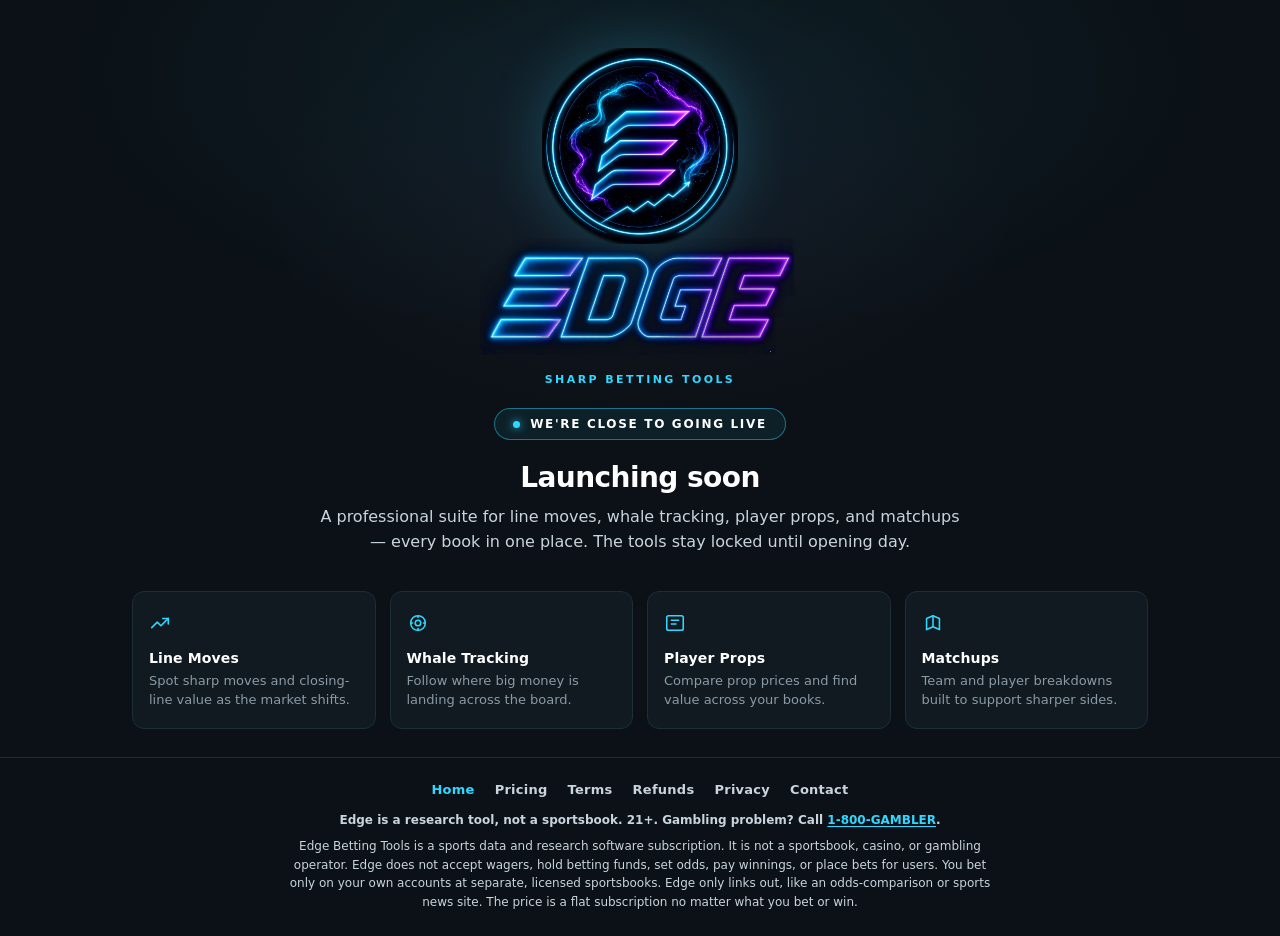
<file: index.html>
<!DOCTYPE html>
<html lang="en">
<head>
  <meta charset="utf-8">
  <meta name="viewport" content="width=device-width, initial-scale=1">
  <title>EDGE — Launching Soon</title>
  <meta name="description" content="Edge Betting Tools is a sports data and research software subscription. It is not a sportsbook, casino, or gambling operator. Launching soon.">
  <meta name="theme-color" content="#0b1116">
  <link rel="icon" type="image/png" href="assets/favicon.png">
  <link rel="icon" href="assets/favicon.ico">
  <style>
    :root {
      --bg: #0b1116;
      --bg-2: #0e141a;
      --card: #111a21;
      --border: #1f2d37;
      --cyan: #2fd8ff;
      --violet: #b388ff;
      --white: #ffffff;
      --muted: #8a9aa6;
      --soft: #c9d4dc;
    }

    * { box-sizing: border-box; margin: 0; padding: 0; }

    html, body {
      background: var(--bg);
      color: var(--white);
      font-family: Inter, "Noto Sans", "Segoe UI", system-ui, sans-serif;
      -webkit-font-smoothing: antialiased;
      text-rendering: optimizeLegibility;
    }

    body {
      min-height: 100vh;
      display: flex;
      flex-direction: column;
      background:
        radial-gradient(ellipse 80% 50% at 50% 8%, rgba(47, 216, 255, 0.07), transparent 58%),
        radial-gradient(ellipse 50% 40% at 50% 22%, rgba(179, 136, 255, 0.05), transparent 60%),
        var(--bg);
    }

    .page {
      flex: 1;
      width: 100%;
      max-width: 1080px;
      margin: 0 auto;
      padding: 48px 32px 28px;
      display: flex;
      flex-direction: column;
      align-items: center;
      justify-content: center;
      text-align: center;
    }

    .logo-lockup {
      display: flex;
      flex-direction: column;
      align-items: center;
    }

    .logo-e {
      width: 196px;
      height: 196px;
      display: block;
      filter: drop-shadow(0 0 28px rgba(47, 216, 255, 0.22));
    }

    .logo-wordmark {
      width: 320px;
      max-width: 78vw;
      height: auto;
      margin-top: -6px;
      display: block;
    }

    .eyebrow {
      margin-top: 18px;
      font-size: 11px;
      font-weight: 700;
      letter-spacing: 0.22em;
      text-transform: uppercase;
      color: var(--cyan);
    }

    .banner {
      margin-top: 22px;
      display: inline-flex;
      align-items: center;
      gap: 10px;
      padding: 8px 18px;
      border-radius: 999px;
      border: 1px solid rgba(47, 216, 255, 0.45);
      background: rgba(47, 216, 255, 0.08);
      color: var(--white);
      font-size: 12px;
      font-weight: 700;
      letter-spacing: 0.14em;
      text-transform: uppercase;
    }

    .banner-dot {
      width: 7px;
      height: 7px;
      border-radius: 50%;
      background: var(--cyan);
      box-shadow: 0 0 8px rgba(47, 216, 255, 0.9);
      animation: pulse 2.2s ease-in-out infinite;
    }

    @keyframes pulse {
      0%, 100% { opacity: 1; transform: scale(1); }
      50% { opacity: 0.55; transform: scale(0.85); }
    }

    h1 {
      margin-top: 20px;
      font-size: 28px;
      font-weight: 700;
      letter-spacing: -0.02em;
      line-height: 1.25;
    }

    .lead {
      margin-top: 10px;
      max-width: 640px;
      font-size: 16px;
      line-height: 1.55;
      color: var(--soft);
    }

    .locked {
      margin-top: 10px;
      font-size: 13px;
      color: var(--muted);
    }

    .features {
      margin-top: 36px;
      width: 100%;
      display: grid;
      grid-template-columns: repeat(4, 1fr);
      gap: 14px;
    }

    .feature {
      background: var(--card);
      border: 1px solid var(--border);
      border-radius: 12px;
      padding: 20px 16px 18px;
      text-align: left;
    }

    .feature svg {
      width: 22px;
      height: 22px;
      stroke: var(--cyan);
      fill: none;
      stroke-width: 1.7;
      stroke-linecap: round;
      stroke-linejoin: round;
      margin-bottom: 12px;
    }

    .feature h2 {
      font-size: 14px;
      font-weight: 700;
      letter-spacing: 0.01em;
      margin-bottom: 6px;
      color: var(--white);
    }

    .feature p {
      font-size: 13px;
      line-height: 1.45;
      color: var(--muted);
    }

    footer {
      width: 100%;
      padding: 18px 28px 24px;
      border-top: 1px solid var(--border);
      text-align: center;
      display: flex;
      flex-direction: column;
      align-items: center;
      gap: 8px;
    }

    footer p {
      max-width: 720px;
      margin: 0 auto;
      font-size: 11px;
      line-height: 1.55;
      color: var(--muted);
    }

    .footer-nav {
      display: flex;
      flex-wrap: wrap;
      justify-content: center;
      gap: 4px 16px;
      max-width: 760px;
    }

    .footer-nav a {
      color: var(--soft);
      font-size: 13px;
      font-weight: 600;
      letter-spacing: 0.02em;
      text-decoration: none;
      padding: 6px 2px;
    }

    .footer-nav a:hover,
    .footer-nav a[aria-current="page"] {
      color: var(--cyan);
    }

    footer .rg {
      color: var(--soft);
      font-weight: 600;
      font-size: 12px;
    }

    footer .fact {
      color: var(--soft);
      font-size: 12px;
    }

    footer .rg a {
      color: var(--cyan);
      font-weight: 700;
      text-underline-offset: 2px;
    }

    footer .rg a:hover { color: var(--white); }

    a:focus-visible {
      outline: 2px solid var(--cyan);
      outline-offset: 3px;
      border-radius: 2px;
    }

    @media (max-width: 840px) {
      .page { padding: 36px 20px 24px; }
      .logo-e { width: 156px; height: 156px; }
      .logo-wordmark { width: 260px; }
      h1 { font-size: 24px; }
      .features { grid-template-columns: repeat(2, 1fr); }
    }

    @media (max-width: 430px) {
      .page { padding: 20px 16px 12px; }
      .logo-e { width: 118px; height: 118px; }
      .logo-wordmark { width: 210px; margin-top: -6px; }
      .eyebrow { margin-top: 10px; font-size: 10px; }
      .banner { margin-top: 14px; font-size: 11px; padding: 7px 14px; }
      h1 { margin-top: 14px; font-size: 20px; }
      .lead { margin-top: 8px; font-size: 13.5px; }
      .features { margin-top: 18px; gap: 10px; }
      .feature { padding: 12px 12px 12px; }
      .feature svg { width: 20px; height: 20px; margin-bottom: 8px; }
      .feature h2 { font-size: 13px; margin-bottom: 4px; }
      .feature p { font-size: 12px; }
      footer { padding: 16px 16px 22px; }
    }
  </style>
</head>
<body>
  <main class="page">
    <div class="logo-lockup">
      <img class="logo-e" src="assets/edge_neon_E.png" width="196" height="196" alt="EDGE logo">
      <img class="logo-wordmark" src="assets/edge_wordmark.png" width="320" height="117" alt="EDGE">
    </div>

    <p class="eyebrow">Sharp betting tools</p>

    <div class="banner" role="status">
      <span class="banner-dot" aria-hidden="true"></span>
      We're close to going live
    </div>

    <h1>Launching soon</h1>
    <p class="lead">A professional suite for line moves, whale tracking, player props, and matchups &mdash; every book in one place. The tools stay locked until opening day.</p>

    <section class="features" aria-label="Feature teasers">
      <article class="feature">
        <svg viewBox="0 0 24 24" aria-hidden="true">
          <path d="M3 17l6-6 4 4 8-8"/>
          <path d="M15 7h6v6"/>
        </svg>
        <h2>Line Moves</h2>
        <p>Spot sharp moves and closing-line value as the market shifts.</p>
      </article>
      <article class="feature">
        <svg viewBox="0 0 24 24" aria-hidden="true">
          <circle cx="12" cy="12" r="8"/>
          <circle cx="12" cy="12" r="3"/>
          <path d="M12 4v2M12 18v2M4 12h2M18 12h2"/>
        </svg>
        <h2>Whale Tracking</h2>
        <p>Follow where big money is landing across the board.</p>
      </article>
      <article class="feature">
        <svg viewBox="0 0 24 24" aria-hidden="true">
          <rect x="3" y="4" width="18" height="16" rx="2"/>
          <path d="M8 9h8M8 13h5"/>
        </svg>
        <h2>Player Props</h2>
        <p>Compare prop prices and find value across your books.</p>
      </article>
      <article class="feature">
        <svg viewBox="0 0 24 24" aria-hidden="true">
          <path d="M5 19V7l7-3 7 3v12"/>
          <path d="M5 19l7-3 7 3M12 4v12"/>
        </svg>
        <h2>Matchups</h2>
        <p>Team and player breakdowns built to support sharper sides.</p>
      </article>
    </section>
  </main>

  <footer>
    <nav class="footer-nav" aria-label="Footer">
      <a href="index.html" aria-current="page">Home</a>
      <a href="pricing.html">Pricing</a>
      <a href="terms.html">Terms</a>
      <a href="refund.html">Refunds</a>
      <a href="privacy.html">Privacy</a>
      <a href="contact.html">Contact</a>
    </nav>
    <p class="rg">Edge is a research tool, not a sportsbook. 21+. Gambling problem? Call <a href="tel:18004262537">1-800-GAMBLER</a>.</p>
    <p class="fact">Edge Betting Tools is a sports data and research software subscription. It is not a sportsbook, casino, or gambling operator. Edge does not accept wagers, hold betting funds, set odds, pay winnings, or place bets for users. You bet only on your own accounts at separate, licensed sportsbooks. Edge only links out, like an odds-comparison or sports news site. The price is a flat subscription no matter what you bet or win.</p>
  </footer>
</body>
</html>
</file>
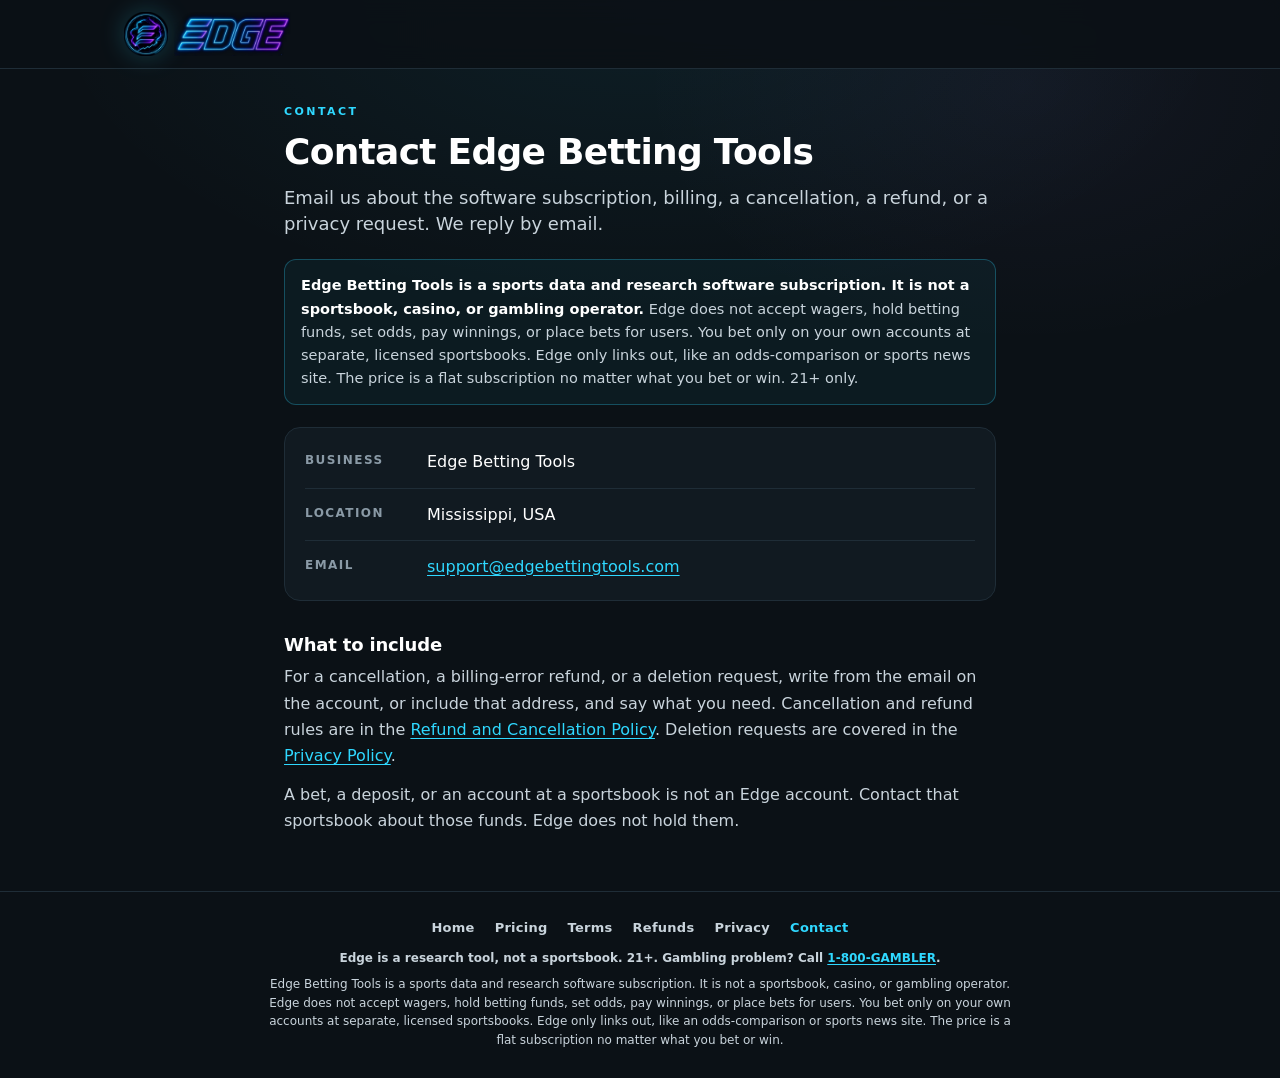
<file: contact.html>
<!DOCTYPE html>
<html lang="en">
<head>
  <meta charset="utf-8">
  <meta name="viewport" content="width=device-width, initial-scale=1">
  <title>Contact — Edge Betting Tools</title>
  <meta name="description" content="Contact Edge Betting Tools, a sports data and research software subscription in Mississippi, USA, at support@edgebettingtools.com. Edge is not a sportsbook.">
  <meta name="theme-color" content="#0b1116">
  <link rel="canonical" href="https://edgebettingtools.com/contact.html">
  <link rel="icon" type="image/png" href="assets/favicon.png">
  <link rel="icon" href="assets/favicon.ico">
  <link rel="stylesheet" href="assets/pages.css">
</head>
<body>
  <header class="top">
    <div class="top-inner">
      <a class="brand" href="index.html" aria-label="EDGE home">
        <img class="brand-e" src="assets/edge_neon_E.png" width="44" height="44" alt="">
        <img class="brand-word" src="assets/edge_wordmark.png" width="118" height="43" alt="EDGE">
      </a>
    </div>
  </header>

  <main class="wrap">
    <p class="eyebrow">Contact</p>
    <h1>Contact Edge Betting Tools</h1>
    <p class="lede">Email us about the software subscription, billing, a cancellation, a refund, or a privacy request. We reply by email.</p>

    <aside class="notice">
      <p><strong>Edge Betting Tools is a sports data and research software subscription. It is not a sportsbook, casino, or gambling operator.</strong> Edge does not accept wagers, hold betting funds, set odds, pay winnings, or place bets for users. You bet only on your own accounts at separate, licensed sportsbooks. Edge only links out, like an odds-comparison or sports news site. The price is a flat subscription no matter what you bet or win. 21+ only.</p>
    </aside>

    <dl class="card">
      <div class="card-row">
        <dt>Business</dt>
        <dd>Edge Betting Tools</dd>
      </div>
      <div class="card-row">
        <dt>Location</dt>
        <dd>Mississippi, USA</dd>
      </div>
      <div class="card-row">
        <dt>Email</dt>
        <dd><a href="mailto:support@edgebettingtools.com">support@edgebettingtools.com</a></dd>
      </div>
    </dl>

    <div class="prose">
      <h2>What to include</h2>
      <p>For a cancellation, a billing-error refund, or a deletion request, write from the email on the account, or include that address, and say what you need. Cancellation and refund rules are in the <a href="refund.html">Refund and Cancellation Policy</a>. Deletion requests are covered in the <a href="privacy.html">Privacy Policy</a>.</p>
      <p>A bet, a deposit, or an account at a sportsbook is not an Edge account. Contact that sportsbook about those funds. Edge does not hold them.</p>
    </div>
  </main>

  <footer>
    <nav class="footer-nav" aria-label="Footer">
      <a href="index.html">Home</a>
      <a href="pricing.html">Pricing</a>
      <a href="terms.html">Terms</a>
      <a href="refund.html">Refunds</a>
      <a href="privacy.html">Privacy</a>
      <a href="contact.html" aria-current="page">Contact</a>
    </nav>
    <p class="rg">Edge is a research tool, not a sportsbook. 21+. Gambling problem? Call <a href="tel:18004262537">1-800-GAMBLER</a>.</p>
    <p class="fact">Edge Betting Tools is a sports data and research software subscription. It is not a sportsbook, casino, or gambling operator. Edge does not accept wagers, hold betting funds, set odds, pay winnings, or place bets for users. You bet only on your own accounts at separate, licensed sportsbooks. Edge only links out, like an odds-comparison or sports news site. The price is a flat subscription no matter what you bet or win.</p>
  </footer>
</body>
</html>
</file>
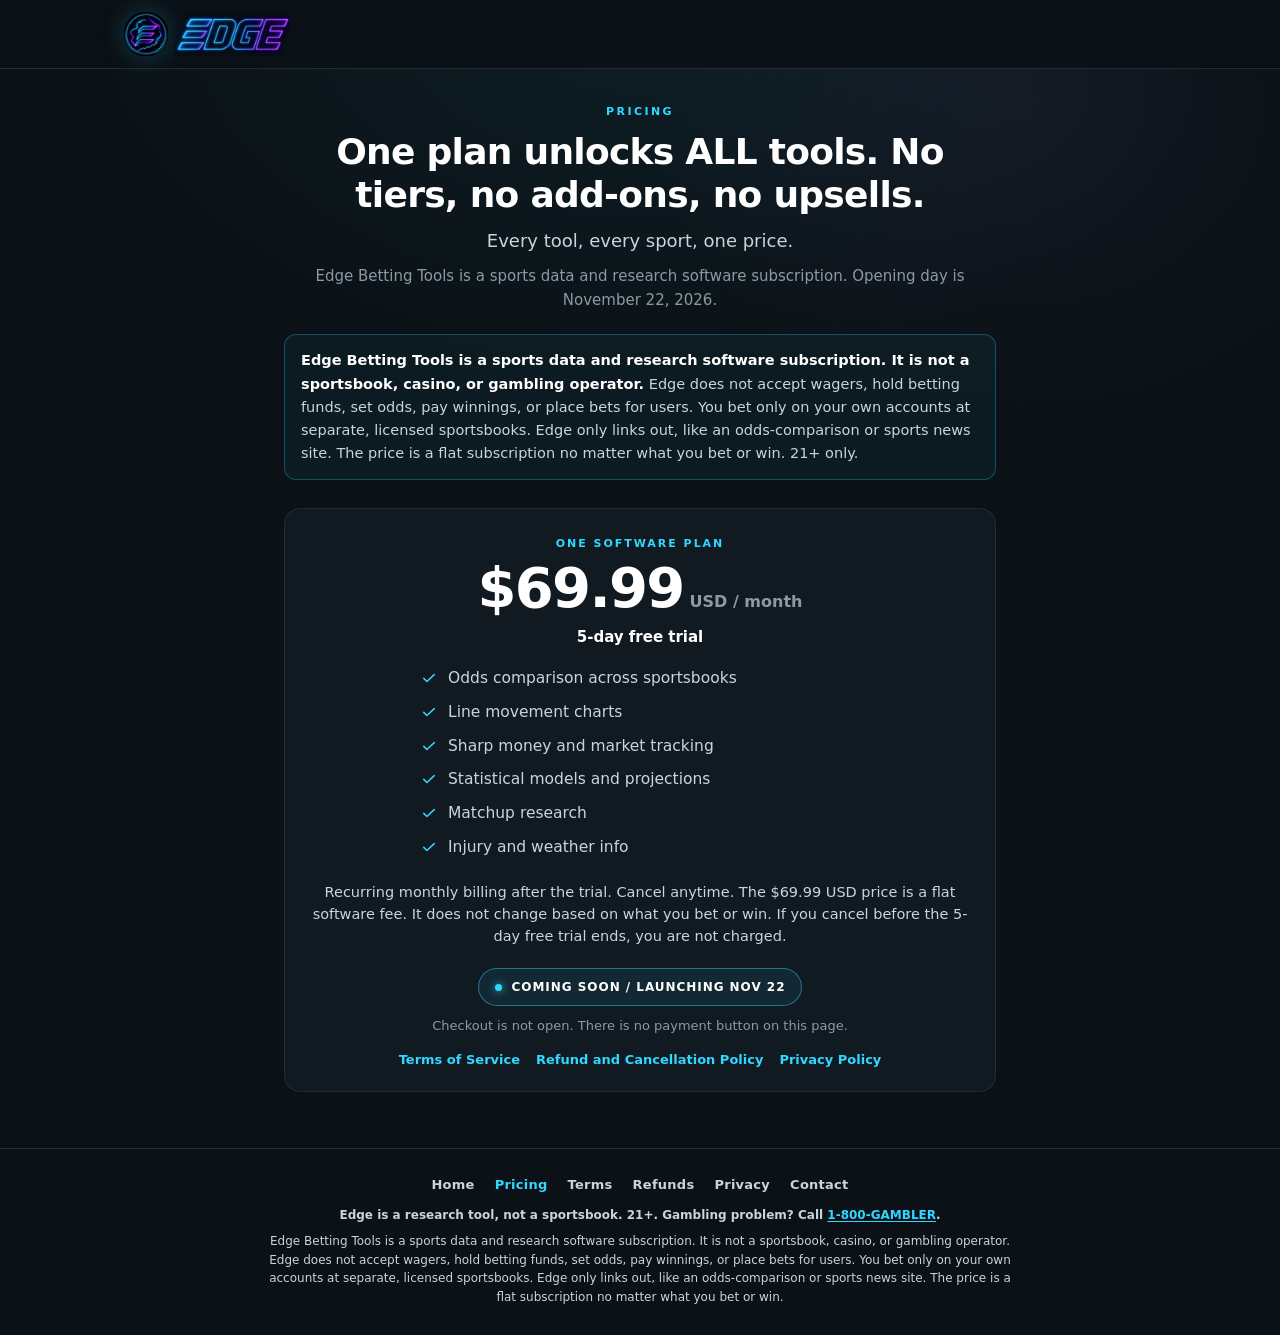
<file: pricing.html>
<!DOCTYPE html>
<html lang="en">
<head>
  <meta charset="utf-8">
  <meta name="viewport" content="width=device-width, initial-scale=1">
  <title>Pricing — Edge Betting Tools</title>
  <meta name="description" content="Edge Betting Tools is $69.99 a month for sports data and research software, with a 5-day free trial. One plan, every tool. Edge is not a sportsbook.">
  <meta name="theme-color" content="#0b1116">
  <link rel="canonical" href="https://edgebettingtools.com/pricing.html">
  <link rel="icon" type="image/png" href="assets/favicon.png">
  <link rel="icon" href="assets/favicon.ico">
  <link rel="stylesheet" href="assets/pages.css">
</head>
<body>
  <header class="top">
    <div class="top-inner">
      <a class="brand" href="index.html" aria-label="EDGE home">
        <img class="brand-e" src="assets/edge_neon_E.png" width="44" height="44" alt="">
        <img class="brand-word" src="assets/edge_wordmark.png" width="118" height="43" alt="EDGE">
      </a>
    </div>
  </header>

  <main class="wrap center">
    <p class="eyebrow">Pricing</p>
    <h1>One plan unlocks ALL tools. No tiers, no add-ons, no upsells.</h1>
    <p class="lede">Every tool, every sport, one price.</p>
    <p class="intro">Edge Betting Tools is a sports data and research software subscription. Opening day is November 22, 2026.</p>

    <aside class="notice">
      <p><strong>Edge Betting Tools is a sports data and research software subscription. It is not a sportsbook, casino, or gambling operator.</strong> Edge does not accept wagers, hold betting funds, set odds, pay winnings, or place bets for users. You bet only on your own accounts at separate, licensed sportsbooks. Edge only links out, like an odds-comparison or sports news site. The price is a flat subscription no matter what you bet or win. 21+ only.</p>
    </aside>

    <article class="plan">
      <p class="plan-kicker">One software plan</p>
      <p class="price">
        <span class="amount">$69.99</span>
        <span class="per">USD / month</span>
      </p>
      <p class="trial">5-day free trial</p>

      <ul class="plan-list">
        <li>
          <svg viewBox="0 0 24 24" aria-hidden="true"><path d="M5 12.5l4.2 4.2L19 7.5"/></svg>
          Odds comparison across sportsbooks
        </li>
        <li>
          <svg viewBox="0 0 24 24" aria-hidden="true"><path d="M5 12.5l4.2 4.2L19 7.5"/></svg>
          Line movement charts
        </li>
        <li>
          <svg viewBox="0 0 24 24" aria-hidden="true"><path d="M5 12.5l4.2 4.2L19 7.5"/></svg>
          Sharp money and market tracking
        </li>
        <li>
          <svg viewBox="0 0 24 24" aria-hidden="true"><path d="M5 12.5l4.2 4.2L19 7.5"/></svg>
          Statistical models and projections
        </li>
        <li>
          <svg viewBox="0 0 24 24" aria-hidden="true"><path d="M5 12.5l4.2 4.2L19 7.5"/></svg>
          Matchup research
        </li>
        <li>
          <svg viewBox="0 0 24 24" aria-hidden="true"><path d="M5 12.5l4.2 4.2L19 7.5"/></svg>
          Injury and weather info
        </li>
      </ul>

      <p class="billing">Recurring monthly billing after the trial. Cancel anytime. The $69.99 USD price is a flat software fee. It does not change based on what you bet or win. If you cancel before the 5-day free trial ends, you are not charged.</p>

      <div class="launch" role="status">
        <span class="banner-dot" aria-hidden="true"></span>
        Coming soon / launching Nov 22
      </div>
      <p class="launch-note">Checkout is not open. There is no payment button on this page.</p>

      <p class="policy-links">
        <a href="terms.html">Terms of Service</a>
        <a href="refund.html">Refund and Cancellation Policy</a>
        <a href="privacy.html">Privacy Policy</a>
      </p>
    </article>
  </main>

  <footer>
    <nav class="footer-nav" aria-label="Footer">
      <a href="index.html">Home</a>
      <a href="pricing.html" aria-current="page">Pricing</a>
      <a href="terms.html">Terms</a>
      <a href="refund.html">Refunds</a>
      <a href="privacy.html">Privacy</a>
      <a href="contact.html">Contact</a>
    </nav>
    <p class="rg">Edge is a research tool, not a sportsbook. 21+. Gambling problem? Call <a href="tel:18004262537">1-800-GAMBLER</a>.</p>
    <p class="fact">Edge Betting Tools is a sports data and research software subscription. It is not a sportsbook, casino, or gambling operator. Edge does not accept wagers, hold betting funds, set odds, pay winnings, or place bets for users. You bet only on your own accounts at separate, licensed sportsbooks. Edge only links out, like an odds-comparison or sports news site. The price is a flat subscription no matter what you bet or win.</p>
  </footer>
</body>
</html>
</file>
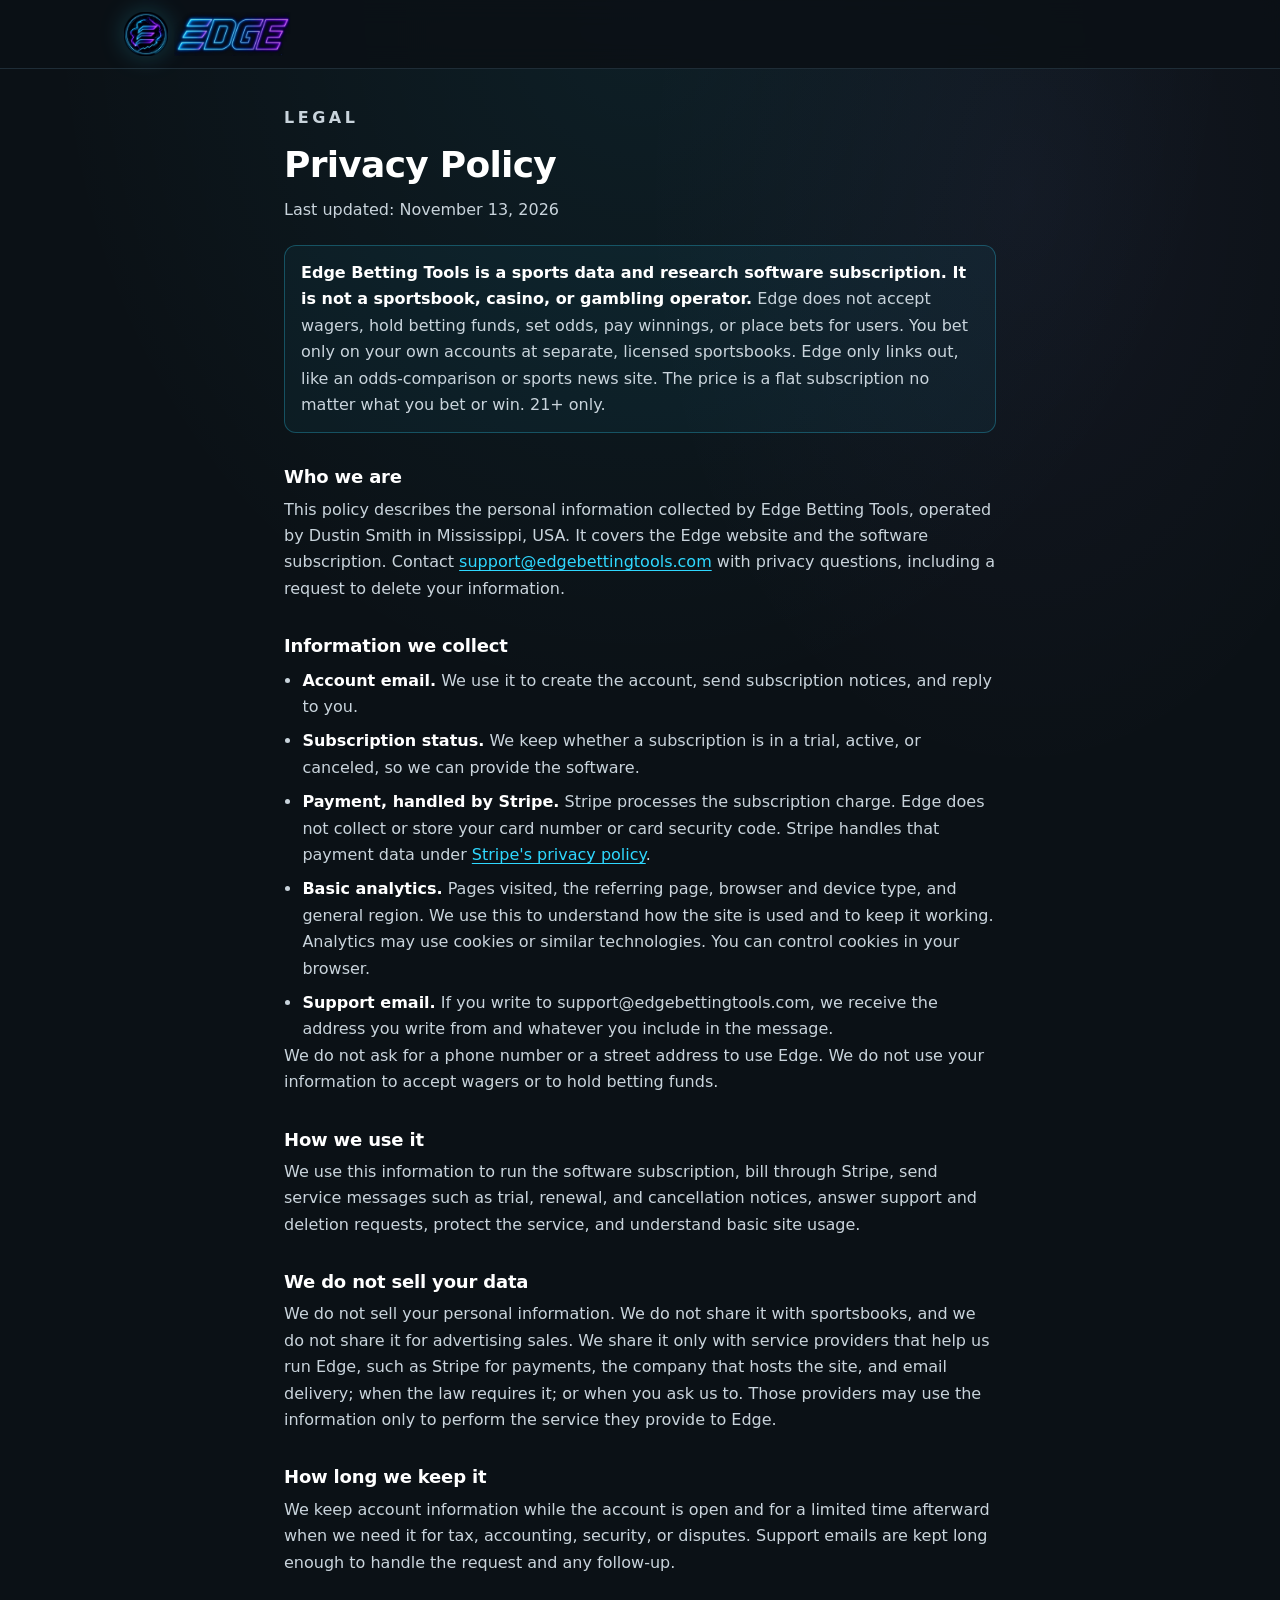
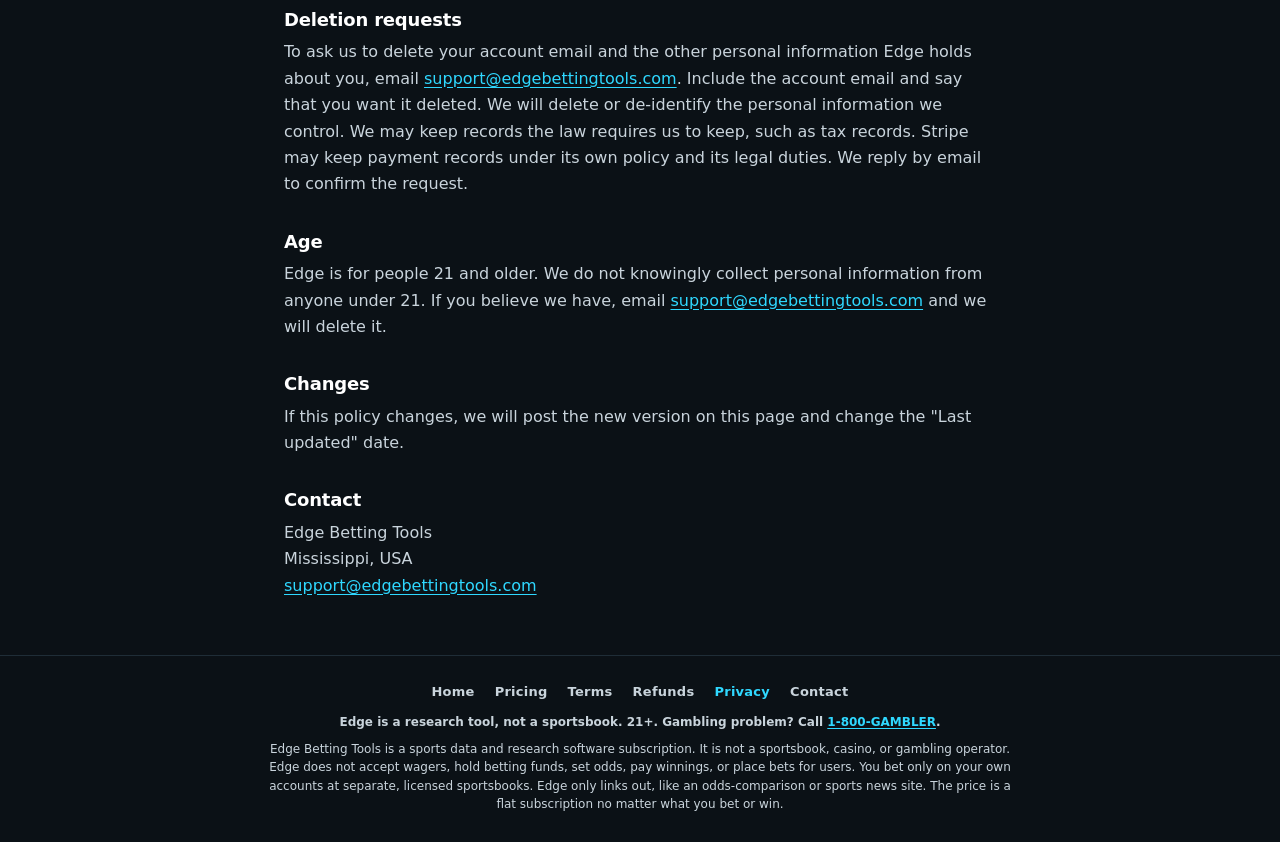
<file: privacy.html>
<!DOCTYPE html>
<html lang="en">
<head>
  <meta charset="utf-8">
  <meta name="viewport" content="width=device-width, initial-scale=1">
  <title>Privacy Policy — Edge Betting Tools</title>
  <meta name="description" content="Privacy Policy for Edge Betting Tools. We collect an account email, Stripe handles payment so Edge does not store card data, and we do not sell personal information.">
  <meta name="theme-color" content="#0b1116">
  <link rel="canonical" href="https://edgebettingtools.com/privacy.html">
  <link rel="icon" type="image/png" href="assets/favicon.png">
  <link rel="icon" href="assets/favicon.ico">
  <link rel="stylesheet" href="assets/pages.css">
</head>
<body>
  <header class="top">
    <div class="top-inner">
      <a class="brand" href="index.html" aria-label="EDGE home">
        <img class="brand-e" src="assets/edge_neon_E.png" width="44" height="44" alt="">
        <img class="brand-word" src="assets/edge_wordmark.png" width="118" height="43" alt="EDGE">
      </a>
    </div>
  </header>

  <main class="wrap prose">
    <p class="eyebrow">Legal</p>
    <h1>Privacy Policy</h1>
    <p class="updated">Last updated: <time datetime="2026-11-13">November 13, 2026</time></p>

    <aside class="notice">
      <p><strong>Edge Betting Tools is a sports data and research software subscription. It is not a sportsbook, casino, or gambling operator.</strong> Edge does not accept wagers, hold betting funds, set odds, pay winnings, or place bets for users. You bet only on your own accounts at separate, licensed sportsbooks. Edge only links out, like an odds-comparison or sports news site. The price is a flat subscription no matter what you bet or win. 21+ only.</p>
    </aside>

    <h2>Who we are</h2>
    <p>This policy describes the personal information collected by Edge Betting Tools, operated by Dustin Smith in Mississippi, USA. It covers the Edge website and the software subscription. Contact <a href="mailto:support@edgebettingtools.com">support@edgebettingtools.com</a> with privacy questions, including a request to delete your information.</p>

    <h2>Information we collect</h2>
    <ul>
      <li><strong>Account email.</strong> We use it to create the account, send subscription notices, and reply to you.</li>
      <li><strong>Subscription status.</strong> We keep whether a subscription is in a trial, active, or canceled, so we can provide the software.</li>
      <li><strong>Payment, handled by Stripe.</strong> Stripe processes the subscription charge. Edge does not collect or store your card number or card security code. Stripe handles that payment data under <a href="https://stripe.com/privacy" rel="noopener noreferrer">Stripe's privacy policy</a>.</li>
      <li><strong>Basic analytics.</strong> Pages visited, the referring page, browser and device type, and general region. We use this to understand how the site is used and to keep it working. Analytics may use cookies or similar technologies. You can control cookies in your browser.</li>
      <li><strong>Support email.</strong> If you write to support@edgebettingtools.com, we receive the address you write from and whatever you include in the message.</li>
    </ul>
    <p>We do not ask for a phone number or a street address to use Edge. We do not use your information to accept wagers or to hold betting funds.</p>

    <h2>How we use it</h2>
    <p>We use this information to run the software subscription, bill through Stripe, send service messages such as trial, renewal, and cancellation notices, answer support and deletion requests, protect the service, and understand basic site usage.</p>

    <h2>We do not sell your data</h2>
    <p>We do not sell your personal information. We do not share it with sportsbooks, and we do not share it for advertising sales. We share it only with service providers that help us run Edge, such as Stripe for payments, the company that hosts the site, and email delivery; when the law requires it; or when you ask us to. Those providers may use the information only to perform the service they provide to Edge.</p>

    <h2>How long we keep it</h2>
    <p>We keep account information while the account is open and for a limited time afterward when we need it for tax, accounting, security, or disputes. Support emails are kept long enough to handle the request and any follow-up.</p>

    <h2>Deletion requests</h2>
    <p>To ask us to delete your account email and the other personal information Edge holds about you, email <a href="mailto:support@edgebettingtools.com">support@edgebettingtools.com</a>. Include the account email and say that you want it deleted. We will delete or de-identify the personal information we control. We may keep records the law requires us to keep, such as tax records. Stripe may keep payment records under its own policy and its legal duties. We reply by email to confirm the request.</p>

    <h2>Age</h2>
    <p>Edge is for people 21 and older. We do not knowingly collect personal information from anyone under 21. If you believe we have, email <a href="mailto:support@edgebettingtools.com">support@edgebettingtools.com</a> and we will delete it.</p>

    <h2>Changes</h2>
    <p>If this policy changes, we will post the new version on this page and change the "Last updated" date.</p>

    <h2>Contact</h2>
    <p>Edge Betting Tools<br>Mississippi, USA<br><a href="mailto:support@edgebettingtools.com">support@edgebettingtools.com</a></p>
  </main>

  <footer>
    <nav class="footer-nav" aria-label="Footer">
      <a href="index.html">Home</a>
      <a href="pricing.html">Pricing</a>
      <a href="terms.html">Terms</a>
      <a href="refund.html">Refunds</a>
      <a href="privacy.html" aria-current="page">Privacy</a>
      <a href="contact.html">Contact</a>
    </nav>
    <p class="rg">Edge is a research tool, not a sportsbook. 21+. Gambling problem? Call <a href="tel:18004262537">1-800-GAMBLER</a>.</p>
    <p class="fact">Edge Betting Tools is a sports data and research software subscription. It is not a sportsbook, casino, or gambling operator. Edge does not accept wagers, hold betting funds, set odds, pay winnings, or place bets for users. You bet only on your own accounts at separate, licensed sportsbooks. Edge only links out, like an odds-comparison or sports news site. The price is a flat subscription no matter what you bet or win.</p>
  </footer>
</body>
</html>
</file>
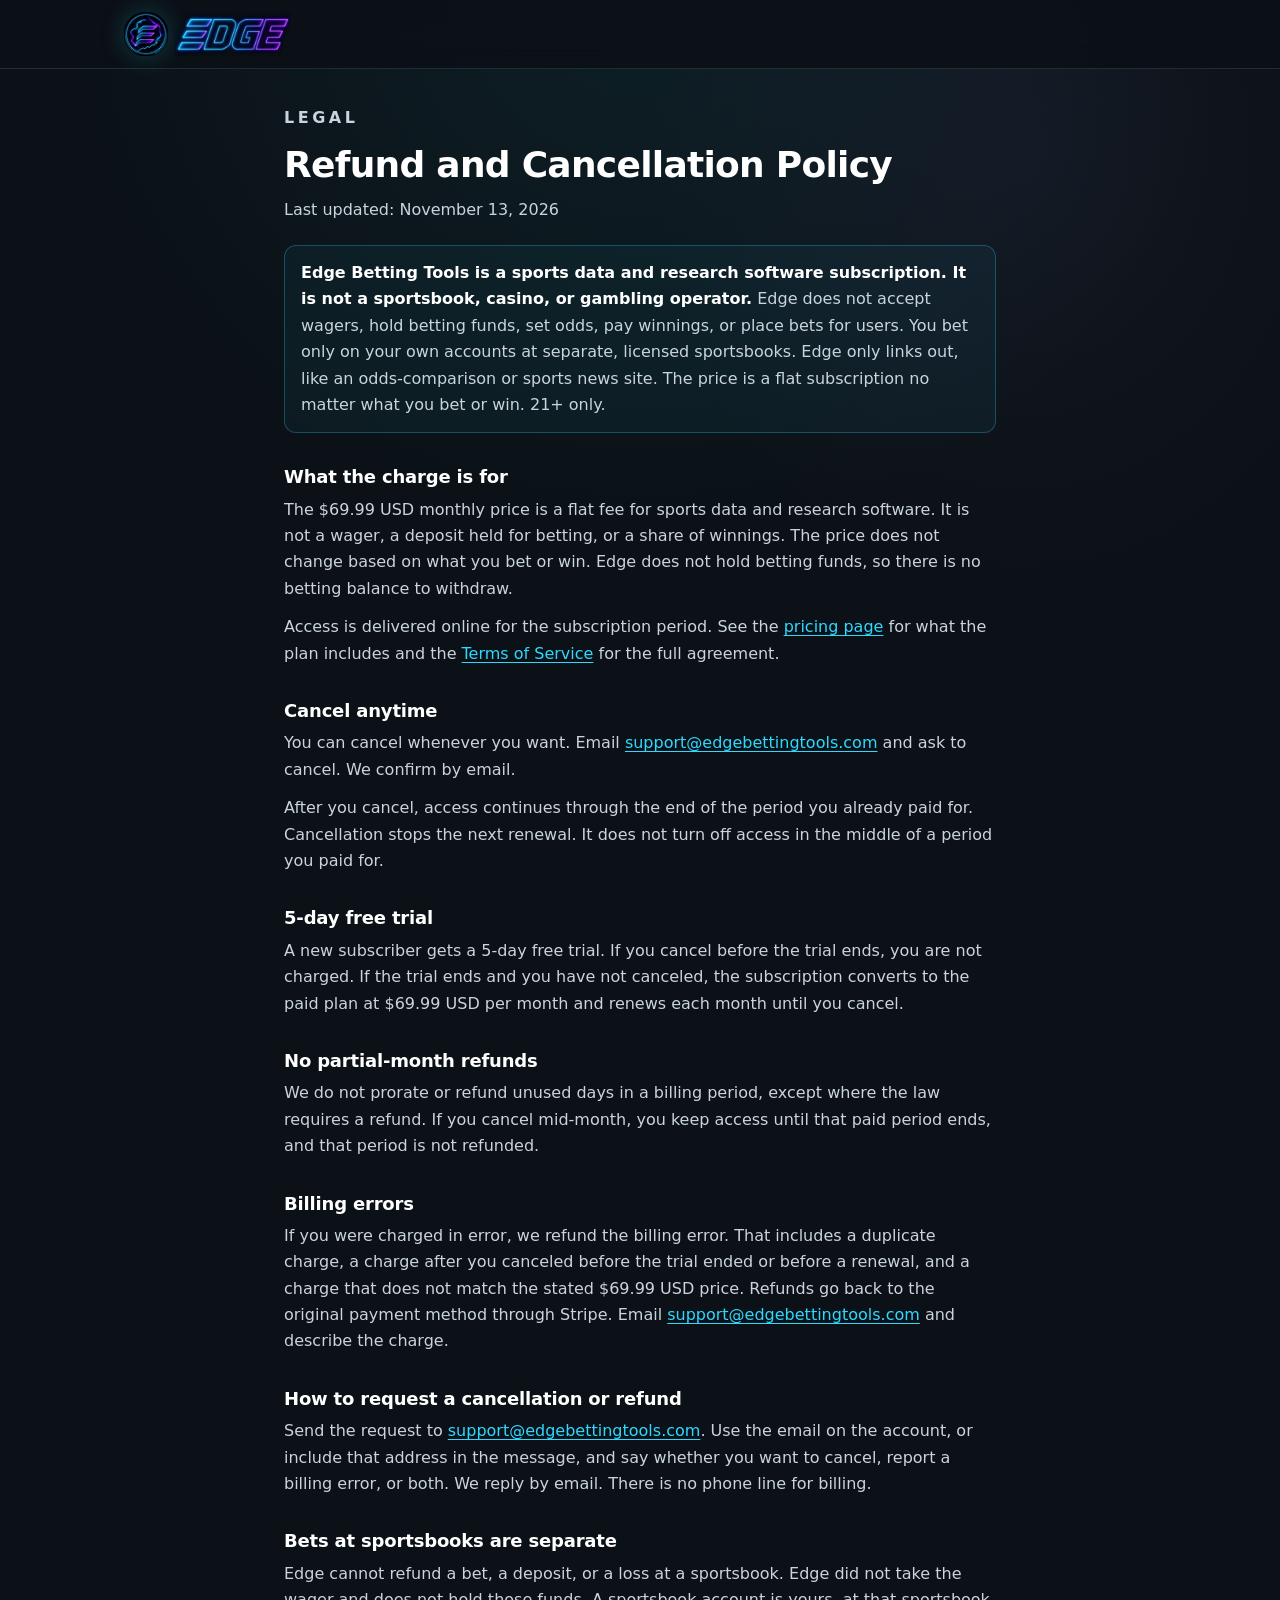
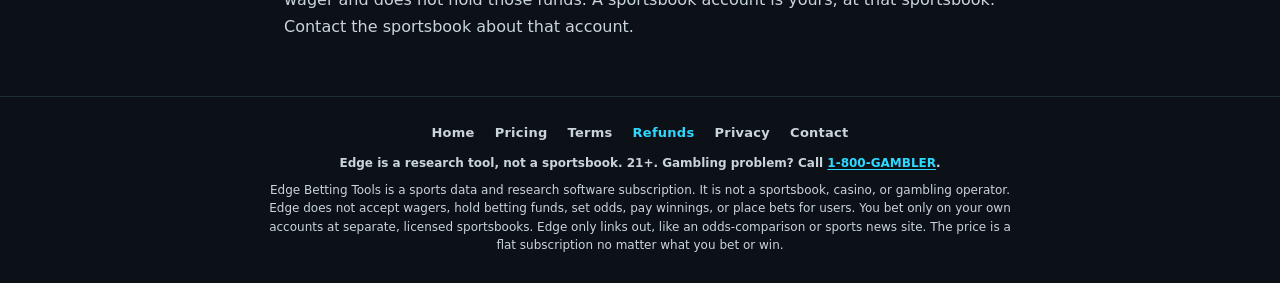
<file: refund.html>
<!DOCTYPE html>
<html lang="en">
<head>
  <meta charset="utf-8">
  <meta name="viewport" content="width=device-width, initial-scale=1">
  <title>Refund and Cancellation Policy — Edge Betting Tools</title>
  <meta name="description" content="Cancel an Edge Betting Tools software subscription anytime. The 5-day free trial is not charged if you cancel before it ends. Edge is not a sportsbook.">
  <meta name="theme-color" content="#0b1116">
  <link rel="canonical" href="https://edgebettingtools.com/refund.html">
  <link rel="icon" type="image/png" href="assets/favicon.png">
  <link rel="icon" href="assets/favicon.ico">
  <link rel="stylesheet" href="assets/pages.css">
</head>
<body>
  <header class="top">
    <div class="top-inner">
      <a class="brand" href="index.html" aria-label="EDGE home">
        <img class="brand-e" src="assets/edge_neon_E.png" width="44" height="44" alt="">
        <img class="brand-word" src="assets/edge_wordmark.png" width="118" height="43" alt="EDGE">
      </a>
    </div>
  </header>

  <main class="wrap prose">
    <p class="eyebrow">Legal</p>
    <h1>Refund and Cancellation Policy</h1>
    <p class="updated">Last updated: <time datetime="2026-11-13">November 13, 2026</time></p>

    <aside class="notice">
      <p><strong>Edge Betting Tools is a sports data and research software subscription. It is not a sportsbook, casino, or gambling operator.</strong> Edge does not accept wagers, hold betting funds, set odds, pay winnings, or place bets for users. You bet only on your own accounts at separate, licensed sportsbooks. Edge only links out, like an odds-comparison or sports news site. The price is a flat subscription no matter what you bet or win. 21+ only.</p>
    </aside>

    <h2>What the charge is for</h2>
    <p>The $69.99 USD monthly price is a flat fee for sports data and research software. It is not a wager, a deposit held for betting, or a share of winnings. The price does not change based on what you bet or win. Edge does not hold betting funds, so there is no betting balance to withdraw.</p>
    <p>Access is delivered online for the subscription period. See the <a href="pricing.html">pricing page</a> for what the plan includes and the <a href="terms.html">Terms of Service</a> for the full agreement.</p>

    <h2>Cancel anytime</h2>
    <p>You can cancel whenever you want. Email <a href="mailto:support@edgebettingtools.com">support@edgebettingtools.com</a> and ask to cancel. We confirm by email.</p>
    <p>After you cancel, access continues through the end of the period you already paid for. Cancellation stops the next renewal. It does not turn off access in the middle of a period you paid for.</p>

    <h2>5-day free trial</h2>
    <p>A new subscriber gets a 5-day free trial. If you cancel before the trial ends, you are not charged. If the trial ends and you have not canceled, the subscription converts to the paid plan at $69.99 USD per month and renews each month until you cancel.</p>

    <h2>No partial-month refunds</h2>
    <p>We do not prorate or refund unused days in a billing period, except where the law requires a refund. If you cancel mid-month, you keep access until that paid period ends, and that period is not refunded.</p>

    <h2>Billing errors</h2>
    <p>If you were charged in error, we refund the billing error. That includes a duplicate charge, a charge after you canceled before the trial ended or before a renewal, and a charge that does not match the stated $69.99 USD price. Refunds go back to the original payment method through Stripe. Email <a href="mailto:support@edgebettingtools.com">support@edgebettingtools.com</a> and describe the charge.</p>

    <h2>How to request a cancellation or refund</h2>
    <p>Send the request to <a href="mailto:support@edgebettingtools.com">support@edgebettingtools.com</a>. Use the email on the account, or include that address in the message, and say whether you want to cancel, report a billing error, or both. We reply by email. There is no phone line for billing.</p>

    <h2>Bets at sportsbooks are separate</h2>
    <p>Edge cannot refund a bet, a deposit, or a loss at a sportsbook. Edge did not take the wager and does not hold those funds. A sportsbook account is yours, at that sportsbook. Contact the sportsbook about that account.</p>
  </main>

  <footer>
    <nav class="footer-nav" aria-label="Footer">
      <a href="index.html">Home</a>
      <a href="pricing.html">Pricing</a>
      <a href="terms.html">Terms</a>
      <a href="refund.html" aria-current="page">Refunds</a>
      <a href="privacy.html">Privacy</a>
      <a href="contact.html">Contact</a>
    </nav>
    <p class="rg">Edge is a research tool, not a sportsbook. 21+. Gambling problem? Call <a href="tel:18004262537">1-800-GAMBLER</a>.</p>
    <p class="fact">Edge Betting Tools is a sports data and research software subscription. It is not a sportsbook, casino, or gambling operator. Edge does not accept wagers, hold betting funds, set odds, pay winnings, or place bets for users. You bet only on your own accounts at separate, licensed sportsbooks. Edge only links out, like an odds-comparison or sports news site. The price is a flat subscription no matter what you bet or win.</p>
  </footer>
</body>
</html>
</file>
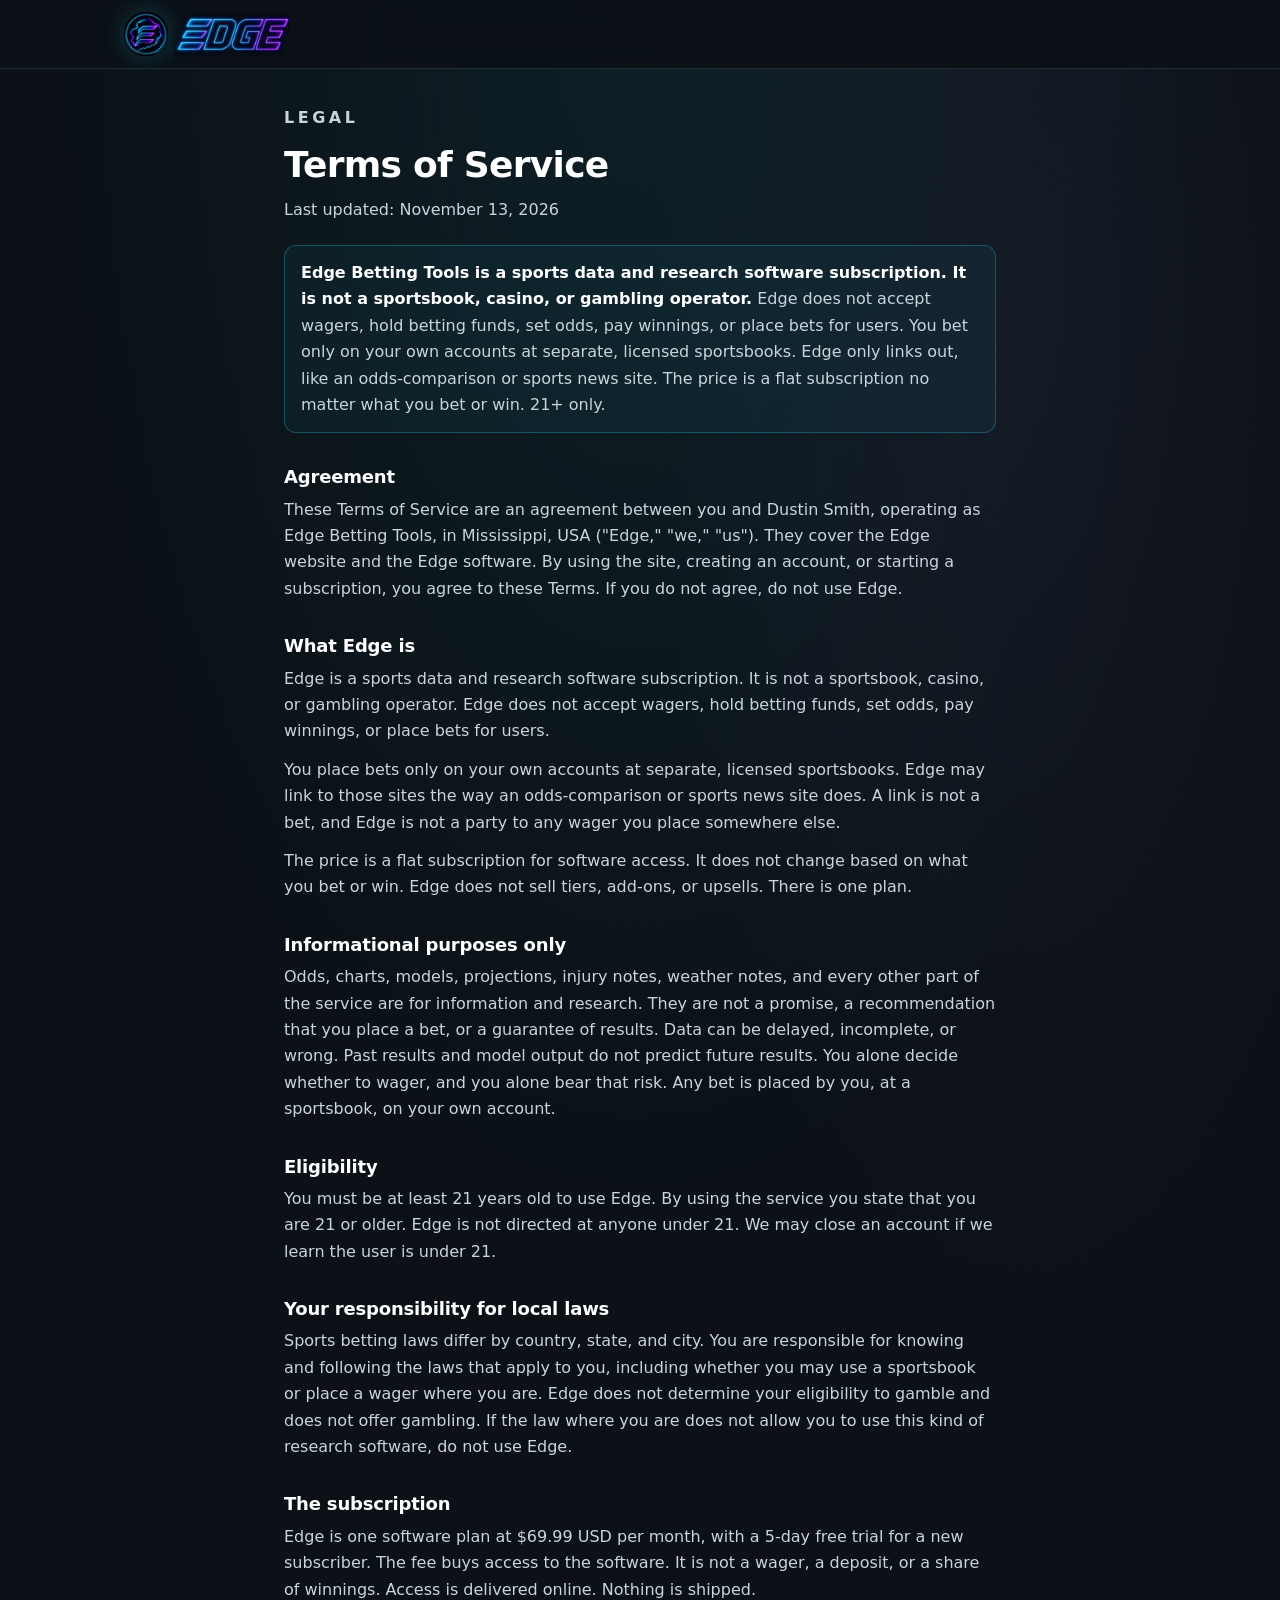
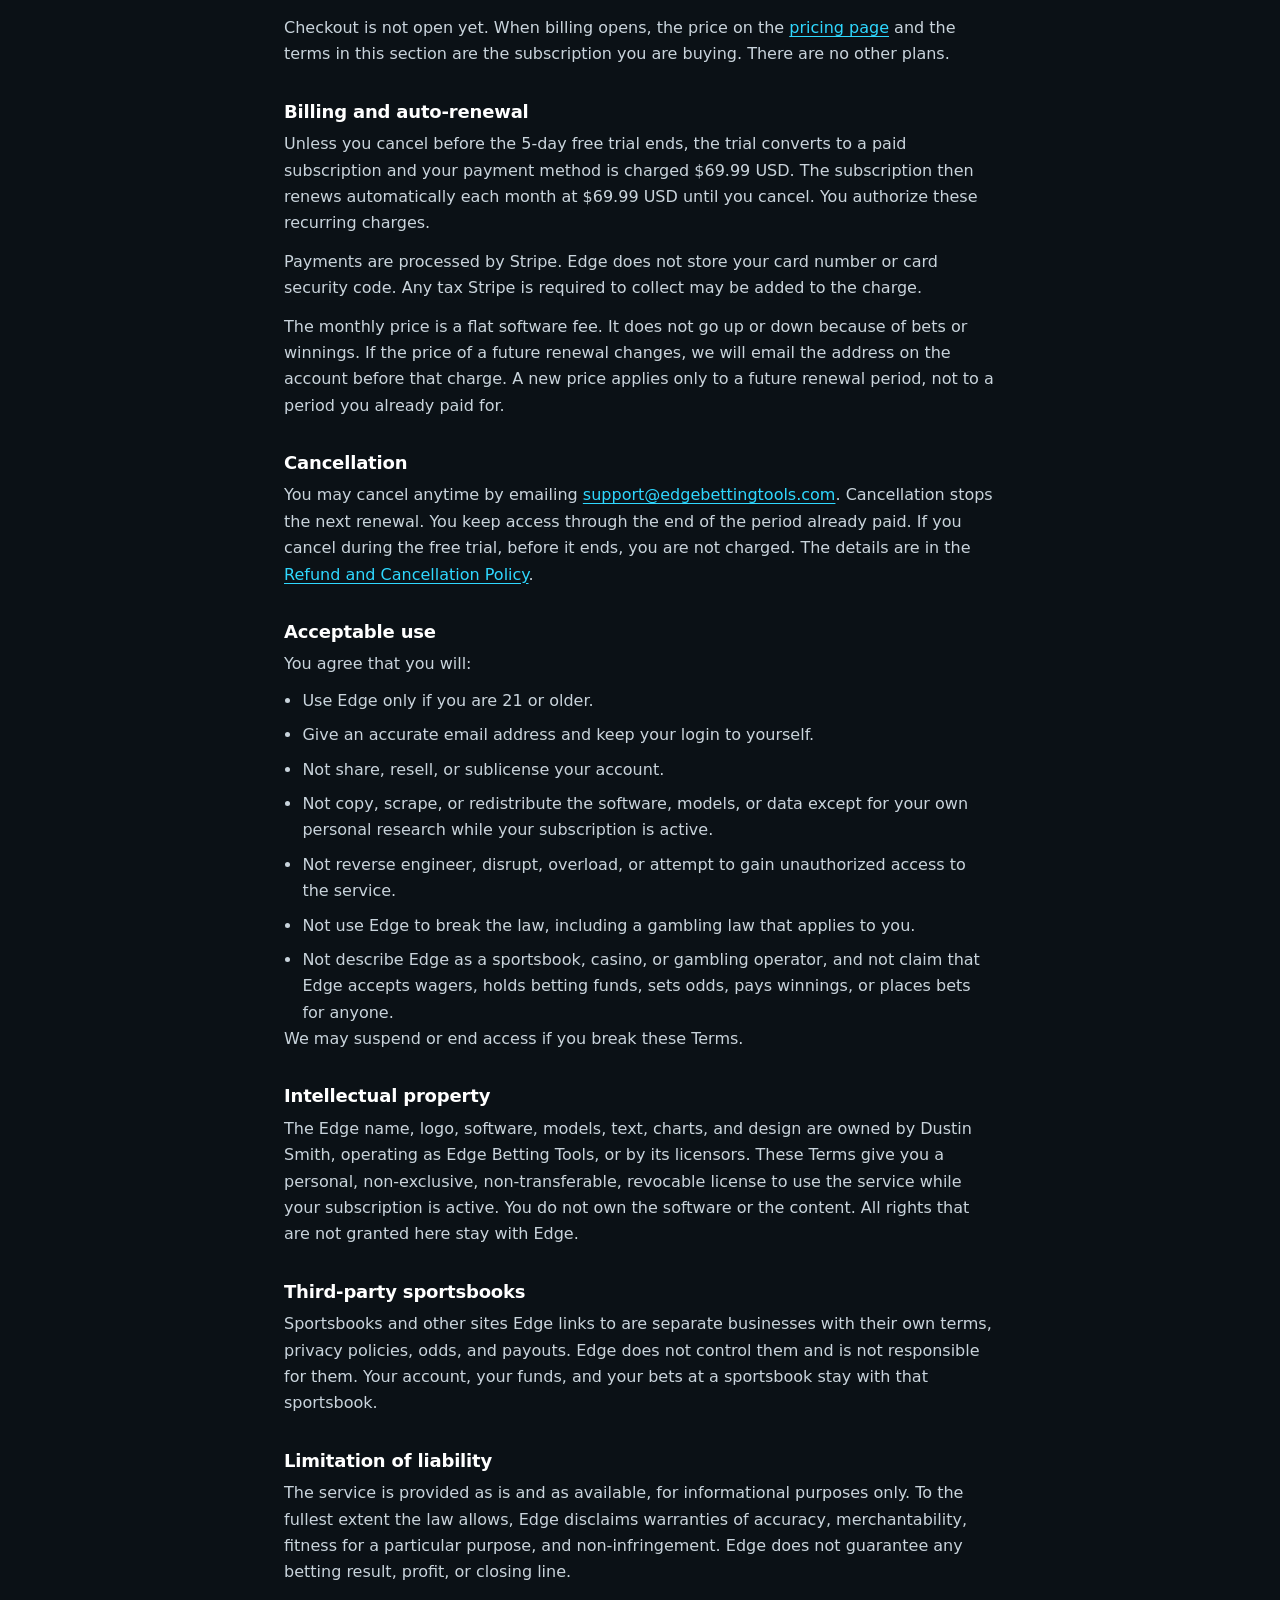
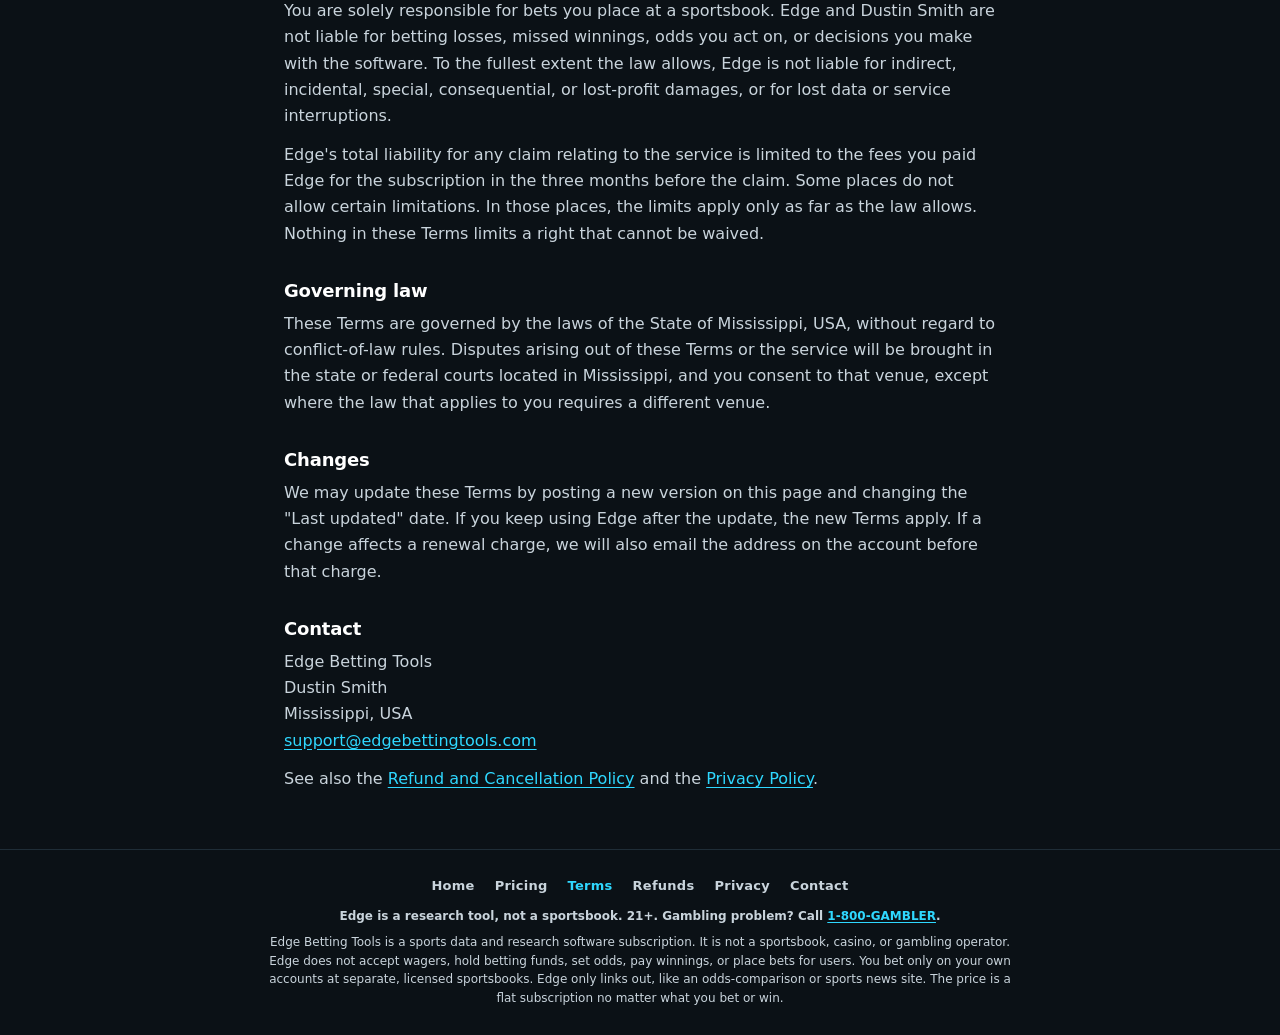
<file: terms.html>
<!DOCTYPE html>
<html lang="en">
<head>
  <meta charset="utf-8">
  <meta name="viewport" content="width=device-width, initial-scale=1">
  <title>Terms of Service — Edge Betting Tools</title>
  <meta name="description" content="Terms of Service for Edge Betting Tools, sports data and research software operated by Dustin Smith in Mississippi, USA. Edge is not a sportsbook.">
  <meta name="theme-color" content="#0b1116">
  <link rel="canonical" href="https://edgebettingtools.com/terms.html">
  <link rel="icon" type="image/png" href="assets/favicon.png">
  <link rel="icon" href="assets/favicon.ico">
  <link rel="stylesheet" href="assets/pages.css">
</head>
<body>
  <header class="top">
    <div class="top-inner">
      <a class="brand" href="index.html" aria-label="EDGE home">
        <img class="brand-e" src="assets/edge_neon_E.png" width="44" height="44" alt="">
        <img class="brand-word" src="assets/edge_wordmark.png" width="118" height="43" alt="EDGE">
      </a>
    </div>
  </header>

  <main class="wrap prose">
    <p class="eyebrow">Legal</p>
    <h1>Terms of Service</h1>
    <p class="updated">Last updated: <time datetime="2026-11-13">November 13, 2026</time></p>

    <aside class="notice">
      <p><strong>Edge Betting Tools is a sports data and research software subscription. It is not a sportsbook, casino, or gambling operator.</strong> Edge does not accept wagers, hold betting funds, set odds, pay winnings, or place bets for users. You bet only on your own accounts at separate, licensed sportsbooks. Edge only links out, like an odds-comparison or sports news site. The price is a flat subscription no matter what you bet or win. 21+ only.</p>
    </aside>

    <h2>Agreement</h2>
    <p>These Terms of Service are an agreement between you and Dustin Smith, operating as Edge Betting Tools, in Mississippi, USA ("Edge," "we," "us"). They cover the Edge website and the Edge software. By using the site, creating an account, or starting a subscription, you agree to these Terms. If you do not agree, do not use Edge.</p>

    <h2>What Edge is</h2>
    <p>Edge is a sports data and research software subscription. It is not a sportsbook, casino, or gambling operator. Edge does not accept wagers, hold betting funds, set odds, pay winnings, or place bets for users.</p>
    <p>You place bets only on your own accounts at separate, licensed sportsbooks. Edge may link to those sites the way an odds-comparison or sports news site does. A link is not a bet, and Edge is not a party to any wager you place somewhere else.</p>
    <p>The price is a flat subscription for software access. It does not change based on what you bet or win. Edge does not sell tiers, add-ons, or upsells. There is one plan.</p>

    <h2>Informational purposes only</h2>
    <p>Odds, charts, models, projections, injury notes, weather notes, and every other part of the service are for information and research. They are not a promise, a recommendation that you place a bet, or a guarantee of results. Data can be delayed, incomplete, or wrong. Past results and model output do not predict future results. You alone decide whether to wager, and you alone bear that risk. Any bet is placed by you, at a sportsbook, on your own account.</p>

    <h2>Eligibility</h2>
    <p>You must be at least 21 years old to use Edge. By using the service you state that you are 21 or older. Edge is not directed at anyone under 21. We may close an account if we learn the user is under 21.</p>

    <h2>Your responsibility for local laws</h2>
    <p>Sports betting laws differ by country, state, and city. You are responsible for knowing and following the laws that apply to you, including whether you may use a sportsbook or place a wager where you are. Edge does not determine your eligibility to gamble and does not offer gambling. If the law where you are does not allow you to use this kind of research software, do not use Edge.</p>

    <h2>The subscription</h2>
    <p>Edge is one software plan at $69.99 USD per month, with a 5-day free trial for a new subscriber. The fee buys access to the software. It is not a wager, a deposit, or a share of winnings. Access is delivered online. Nothing is shipped.</p>
    <p>Checkout is not open yet. When billing opens, the price on the <a href="pricing.html">pricing page</a> and the terms in this section are the subscription you are buying. There are no other plans.</p>

    <h2>Billing and auto-renewal</h2>
    <p>Unless you cancel before the 5-day free trial ends, the trial converts to a paid subscription and your payment method is charged $69.99 USD. The subscription then renews automatically each month at $69.99 USD until you cancel. You authorize these recurring charges.</p>
    <p>Payments are processed by Stripe. Edge does not store your card number or card security code. Any tax Stripe is required to collect may be added to the charge.</p>
    <p>The monthly price is a flat software fee. It does not go up or down because of bets or winnings. If the price of a future renewal changes, we will email the address on the account before that charge. A new price applies only to a future renewal period, not to a period you already paid for.</p>

    <h2>Cancellation</h2>
    <p>You may cancel anytime by emailing <a href="mailto:support@edgebettingtools.com">support@edgebettingtools.com</a>. Cancellation stops the next renewal. You keep access through the end of the period already paid. If you cancel during the free trial, before it ends, you are not charged. The details are in the <a href="refund.html">Refund and Cancellation Policy</a>.</p>

    <h2>Acceptable use</h2>
    <p>You agree that you will:</p>
    <ul>
      <li>Use Edge only if you are 21 or older.</li>
      <li>Give an accurate email address and keep your login to yourself.</li>
      <li>Not share, resell, or sublicense your account.</li>
      <li>Not copy, scrape, or redistribute the software, models, or data except for your own personal research while your subscription is active.</li>
      <li>Not reverse engineer, disrupt, overload, or attempt to gain unauthorized access to the service.</li>
      <li>Not use Edge to break the law, including a gambling law that applies to you.</li>
      <li>Not describe Edge as a sportsbook, casino, or gambling operator, and not claim that Edge accepts wagers, holds betting funds, sets odds, pays winnings, or places bets for anyone.</li>
    </ul>
    <p>We may suspend or end access if you break these Terms.</p>

    <h2>Intellectual property</h2>
    <p>The Edge name, logo, software, models, text, charts, and design are owned by Dustin Smith, operating as Edge Betting Tools, or by its licensors. These Terms give you a personal, non-exclusive, non-transferable, revocable license to use the service while your subscription is active. You do not own the software or the content. All rights that are not granted here stay with Edge.</p>

    <h2>Third-party sportsbooks</h2>
    <p>Sportsbooks and other sites Edge links to are separate businesses with their own terms, privacy policies, odds, and payouts. Edge does not control them and is not responsible for them. Your account, your funds, and your bets at a sportsbook stay with that sportsbook.</p>

    <h2>Limitation of liability</h2>
    <p>The service is provided as is and as available, for informational purposes only. To the fullest extent the law allows, Edge disclaims warranties of accuracy, merchantability, fitness for a particular purpose, and non-infringement. Edge does not guarantee any betting result, profit, or closing line.</p>
    <p>You are solely responsible for bets you place at a sportsbook. Edge and Dustin Smith are not liable for betting losses, missed winnings, odds you act on, or decisions you make with the software. To the fullest extent the law allows, Edge is not liable for indirect, incidental, special, consequential, or lost-profit damages, or for lost data or service interruptions.</p>
    <p>Edge's total liability for any claim relating to the service is limited to the fees you paid Edge for the subscription in the three months before the claim. Some places do not allow certain limitations. In those places, the limits apply only as far as the law allows. Nothing in these Terms limits a right that cannot be waived.</p>

    <h2>Governing law</h2>
    <p>These Terms are governed by the laws of the State of Mississippi, USA, without regard to conflict-of-law rules. Disputes arising out of these Terms or the service will be brought in the state or federal courts located in Mississippi, and you consent to that venue, except where the law that applies to you requires a different venue.</p>

    <h2>Changes</h2>
    <p>We may update these Terms by posting a new version on this page and changing the "Last updated" date. If you keep using Edge after the update, the new Terms apply. If a change affects a renewal charge, we will also email the address on the account before that charge.</p>

    <h2>Contact</h2>
    <p>Edge Betting Tools<br>Dustin Smith<br>Mississippi, USA<br><a href="mailto:support@edgebettingtools.com">support@edgebettingtools.com</a></p>
    <p>See also the <a href="refund.html">Refund and Cancellation Policy</a> and the <a href="privacy.html">Privacy Policy</a>.</p>
  </main>

  <footer>
    <nav class="footer-nav" aria-label="Footer">
      <a href="index.html">Home</a>
      <a href="pricing.html">Pricing</a>
      <a href="terms.html" aria-current="page">Terms</a>
      <a href="refund.html">Refunds</a>
      <a href="privacy.html">Privacy</a>
      <a href="contact.html">Contact</a>
    </nav>
    <p class="rg">Edge is a research tool, not a sportsbook. 21+. Gambling problem? Call <a href="tel:18004262537">1-800-GAMBLER</a>.</p>
    <p class="fact">Edge Betting Tools is a sports data and research software subscription. It is not a sportsbook, casino, or gambling operator. Edge does not accept wagers, hold betting funds, set odds, pay winnings, or place bets for users. You bet only on your own accounts at separate, licensed sportsbooks. Edge only links out, like an odds-comparison or sports news site. The price is a flat subscription no matter what you bet or win.</p>
  </footer>
</body>
</html>
</file>
<file: assets/pages.css>
:root {
  --bg: #0b1116;
  --card: #111a21;
  --border: #1f2d37;
  --cyan: #2fd8ff;
  --white: #ffffff;
  --muted: #8a9aa6;
  --soft: #c9d4dc;
}

* { box-sizing: border-box; margin: 0; padding: 0; }

html, body {
  background: var(--bg);
  color: var(--white);
  font-family: Inter, "Noto Sans", "Segoe UI", system-ui, sans-serif;
  -webkit-font-smoothing: antialiased;
  text-rendering: optimizeLegibility;
}

body {
  min-height: 100vh;
  display: flex;
  flex-direction: column;
  overflow-x: clip;
  background:
    radial-gradient(ellipse 80% 50% at 50% 0%, rgba(47, 216, 255, 0.07), transparent 58%),
    radial-gradient(ellipse 50% 40% at 80% 8%, rgba(179, 136, 255, 0.05), transparent 60%),
    var(--bg);
}

::selection {
  background: rgba(47, 216, 255, 0.28);
  color: var(--white);
}

a:focus-visible {
  outline: 2px solid var(--cyan);
  outline-offset: 3px;
  border-radius: 2px;
}

.top {
  position: sticky;
  top: 0;
  z-index: 5;
  width: 100%;
  background: rgba(11, 17, 22, 0.92);
  backdrop-filter: blur(12px);
  border-bottom: 1px solid var(--border);
}

.top-inner {
  max-width: 1080px;
  margin: 0 auto;
  padding: 12px 24px;
  display: flex;
  align-items: center;
}

.brand {
  display: flex;
  align-items: center;
  gap: 6px;
  text-decoration: none;
}

.brand-e {
  width: 44px;
  height: 44px;
  display: block;
  filter: drop-shadow(0 0 12px rgba(47, 216, 255, 0.22));
}

.brand-word {
  width: 118px;
  height: auto;
  display: block;
}

.wrap {
  flex: 1;
  width: 100%;
  max-width: 760px;
  margin: 0 auto;
  padding: 36px 24px 56px;
}

.eyebrow {
  font-size: 11px;
  font-weight: 700;
  letter-spacing: 0.22em;
  text-transform: uppercase;
  color: var(--cyan);
}

h1 {
  margin-top: 12px;
  font-size: clamp(28px, 4vw, 36px);
  font-weight: 700;
  letter-spacing: -0.02em;
  line-height: 1.2;
}

.lede {
  margin-top: 12px;
  font-size: 18px;
  line-height: 1.45;
  color: var(--soft);
}

.intro {
  margin-top: 10px;
  font-size: 15px;
  line-height: 1.6;
  color: var(--muted);
}

.updated {
  margin-top: 10px;
  font-size: 13px;
  color: var(--muted);
}

.notice {
  margin-top: 22px;
  text-align: left;
  background: rgba(47, 216, 255, 0.05);
  border: 1px solid rgba(47, 216, 255, 0.28);
  border-radius: 12px;
  padding: 14px 16px;
  color: var(--soft);
  font-size: 14.5px;
  line-height: 1.6;
}

.notice strong {
  color: var(--white);
  font-weight: 700;
}

.prose h2 {
  margin-top: 32px;
  margin-bottom: 8px;
  font-size: 18px;
  font-weight: 700;
  letter-spacing: -0.01em;
  line-height: 1.3;
}

.prose p,
.prose li {
  color: var(--soft);
  font-size: 16px;
  line-height: 1.65;
}

.prose p + p { margin-top: 12px; }

.prose ul,
.prose ol {
  margin: 10px 0 0 1.15em;
}

.prose li + li { margin-top: 8px; }

.prose strong {
  color: var(--white);
  font-weight: 700;
}

.prose a {
  color: var(--cyan);
  text-underline-offset: 3px;
}

.prose a:hover { color: var(--white); }

.center { text-align: center; }

.center .notice { text-align: left; }

.plan {
  margin-top: 28px;
  background: var(--card);
  border: 1px solid var(--border);
  border-radius: 16px;
  padding: 28px 24px 24px;
  text-align: center;
}

.plan-kicker {
  font-size: 11px;
  font-weight: 700;
  letter-spacing: 0.18em;
  text-transform: uppercase;
  color: var(--cyan);
}

.price {
  margin-top: 10px;
  display: flex;
  align-items: baseline;
  justify-content: center;
  gap: 6px;
  flex-wrap: wrap;
}

.amount {
  font-size: clamp(44px, 8vw, 56px);
  font-weight: 700;
  letter-spacing: -0.03em;
  line-height: 1;
}

.per {
  color: var(--muted);
  font-size: 16px;
  font-weight: 600;
}

.trial {
  margin-top: 12px;
  color: var(--white);
  font-size: 15px;
  font-weight: 700;
}

.plan-list {
  list-style: none;
  margin: 22px auto 0;
  max-width: 440px;
  text-align: left;
  display: grid;
  gap: 12px;
}

.plan-list li {
  display: flex;
  align-items: flex-start;
  gap: 10px;
  color: var(--soft);
  font-size: 15.5px;
  line-height: 1.4;
}

.plan-list svg {
  width: 18px;
  height: 18px;
  flex: 0 0 18px;
  margin-top: 1px;
  stroke: var(--cyan);
  fill: none;
  stroke-width: 2;
  stroke-linecap: round;
  stroke-linejoin: round;
}

.billing {
  margin-top: 22px;
  color: var(--soft);
  font-size: 14.5px;
  line-height: 1.55;
}

.launch {
  margin-top: 20px;
  display: inline-flex;
  align-items: center;
  justify-content: center;
  gap: 10px;
  max-width: 100%;
  padding: 10px 16px;
  border-radius: 999px;
  border: 1px solid rgba(47, 216, 255, 0.45);
  background: rgba(47, 216, 255, 0.08);
  color: var(--white);
  font-size: 12px;
  font-weight: 700;
  letter-spacing: 0.08em;
  text-transform: uppercase;
  line-height: 1.35;
  text-align: center;
}

.banner-dot {
  width: 7px;
  height: 7px;
  flex: 0 0 7px;
  border-radius: 50%;
  background: var(--cyan);
  box-shadow: 0 0 8px rgba(47, 216, 255, 0.9);
  animation: pulse 2.2s ease-in-out infinite;
}

@keyframes pulse {
  0%, 100% { opacity: 1; transform: scale(1); }
  50% { opacity: 0.55; transform: scale(0.85); }
}

@media (prefers-reduced-motion: reduce) {
  .banner-dot { animation: none; }
}

.launch-note {
  margin-top: 10px;
  color: var(--muted);
  font-size: 13px;
  line-height: 1.5;
}

.policy-links {
  margin-top: 16px;
  display: flex;
  flex-wrap: wrap;
  justify-content: center;
  gap: 8px 16px;
  font-size: 13px;
  font-weight: 600;
}

.policy-links a {
  color: var(--cyan);
  text-decoration: none;
}

.policy-links a:hover { text-decoration: underline; text-underline-offset: 3px; }

.card {
  margin-top: 22px;
  background: var(--card);
  border: 1px solid var(--border);
  border-radius: 16px;
  padding: 8px 20px;
  text-align: left;
}

.card-row {
  display: grid;
  grid-template-columns: 110px 1fr;
  gap: 12px;
  padding: 14px 0;
  border-top: 1px solid var(--border);
}

.card-row:first-child { border-top: 0; }

.card dt {
  color: var(--muted);
  font-size: 12px;
  font-weight: 700;
  letter-spacing: 0.12em;
  text-transform: uppercase;
  padding-top: 3px;
}

.card dd {
  color: var(--white);
  font-size: 16px;
  line-height: 1.45;
  overflow-wrap: anywhere;
}

.card a {
  color: var(--cyan);
  text-underline-offset: 3px;
}

.card a:hover { color: var(--white); }

footer {
  width: 100%;
  margin-top: auto;
  padding: 22px 24px 28px;
  border-top: 1px solid var(--border);
  text-align: center;
  display: flex;
  flex-direction: column;
  align-items: center;
  gap: 8px;
}

.footer-nav {
  display: flex;
  flex-wrap: wrap;
  justify-content: center;
  gap: 4px 16px;
  max-width: 760px;
}

.footer-nav a {
  color: var(--soft);
  font-size: 13px;
  font-weight: 600;
  letter-spacing: 0.02em;
  text-decoration: none;
  padding: 6px 2px;
}

.footer-nav a:hover,
.footer-nav a[aria-current="page"] {
  color: var(--cyan);
}

footer p {
  max-width: 760px;
  font-size: 12px;
  line-height: 1.55;
  color: var(--soft);
}

footer .rg {
  font-weight: 600;
}

footer .rg a {
  color: var(--cyan);
  font-weight: 700;
  text-underline-offset: 2px;
}

footer .rg a:hover { color: var(--white); }

@media (max-width: 640px) {
  .top-inner { padding: 10px 16px; }
  .brand-e { width: 40px; height: 40px; }
  .brand-word { width: 104px; }
  .wrap { padding: 28px 16px 40px; }
  .lede { font-size: 16px; }
  .plan { padding: 22px 16px 18px; }
  .card-row { grid-template-columns: 1fr; gap: 4px; }
  .launch { letter-spacing: 0.04em; font-size: 11px; }
  footer { padding: 18px 16px 24px; }
}
</file>
